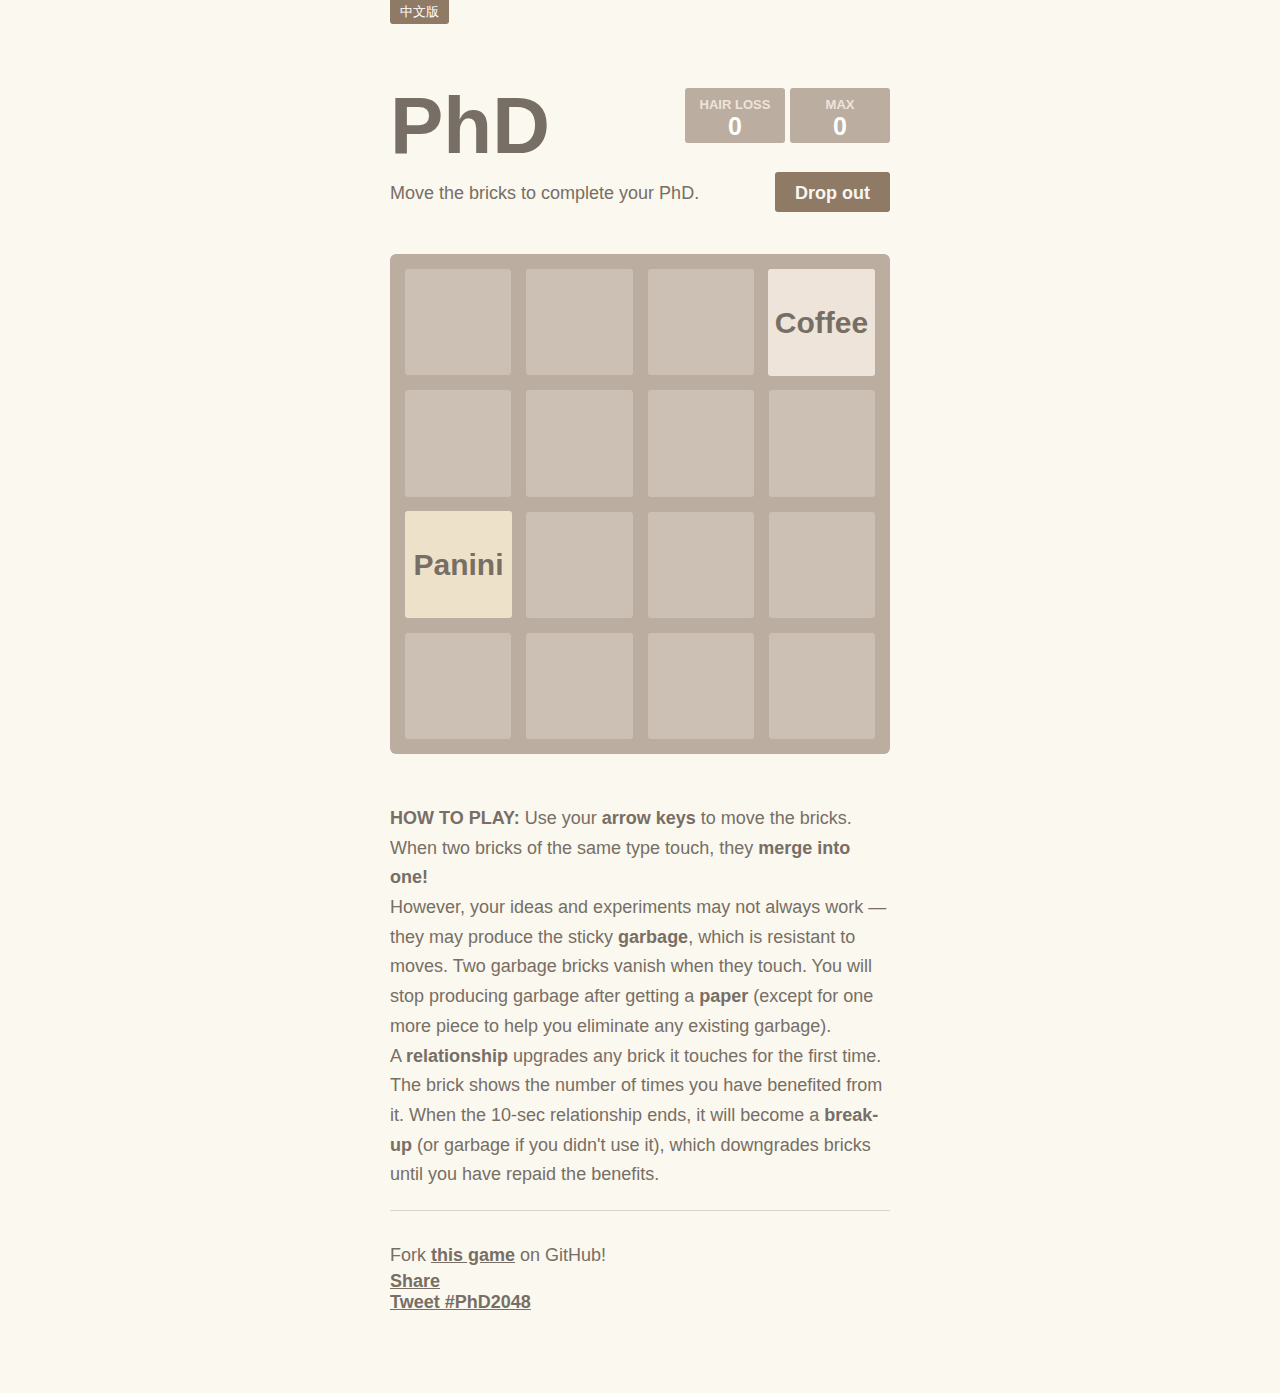
<file: meta/fb-1024.html>
<!DOCTYPE html>
<html>
<head>
  <meta charset="utf-8">
  <title>PhD is one step away!</title>
  <link rel="shortcut icon" href="../favicon.ico">
  <link rel="apple-touch-icon" href="apple-touch-icon.png">
  <link rel="apple-touch-startup-image" href="apple-touch-startup-image-640x1096.png" media="(device-width: 320px) and (device-height: 568px) and (-webkit-device-pixel-ratio: 2)">
  <link rel="apple-touch-startup-image" href="apple-touch-startup-image-640x920.png"  media="(device-width: 320px) and (device-height: 480px) and (-webkit-device-pixel-ratio: 2)">
  <meta name="apple-mobile-web-app-capable" content="yes">
  <meta name="apple-mobile-web-app-status-bar-style" content="black">
  <meta name="HandheldFriendly" content="True">
  <meta name="MobileOptimized" content="320">
  <meta name="viewport" content="width=device-width, target-densitydpi=160dpi, initial-scale=1.0, maximum-scale=1, user-scalable=no, minimal-ui">
  <meta property="og:url" content="http://ymfa.github.io/phd-2048/meta/fb-1024.html"/>
  <meta property="og:title" content="PhD is one step away!"/>
  <meta property="og:type" content="game.achievement"/>
  <meta property="og:description" content="I know I am close to getting a PhD. I have been to a viva and now I need some fun before I revise my thesis. So join me to move the bricks!"/>
  <meta property="og:image" content="http://ymfa.github.io/phd-2048/meta/r-1024-640x920.png"/>
  <meta property="og:image:secure_url" content="https://ymfa.github.io/phd-2048/meta/r-1024-640x920.png"/>
  <meta http-equiv="refresh" content="0; url=http://ymfa.github.io/phd-2048/"/>
</head>
<body>
  <div style='margin:0 auto;width:0px;height:0px;overflow:hidden;'>
    <img src="r-1024-640x920.png" width='640'>
  </div>
  <script>
    window.location = "//ymfa.github.io/phd-2048/";
  </script>
  <a href="//ymfa.github.io/phd-2048/">Redirecting...</a>
</body>
</html>
</file>
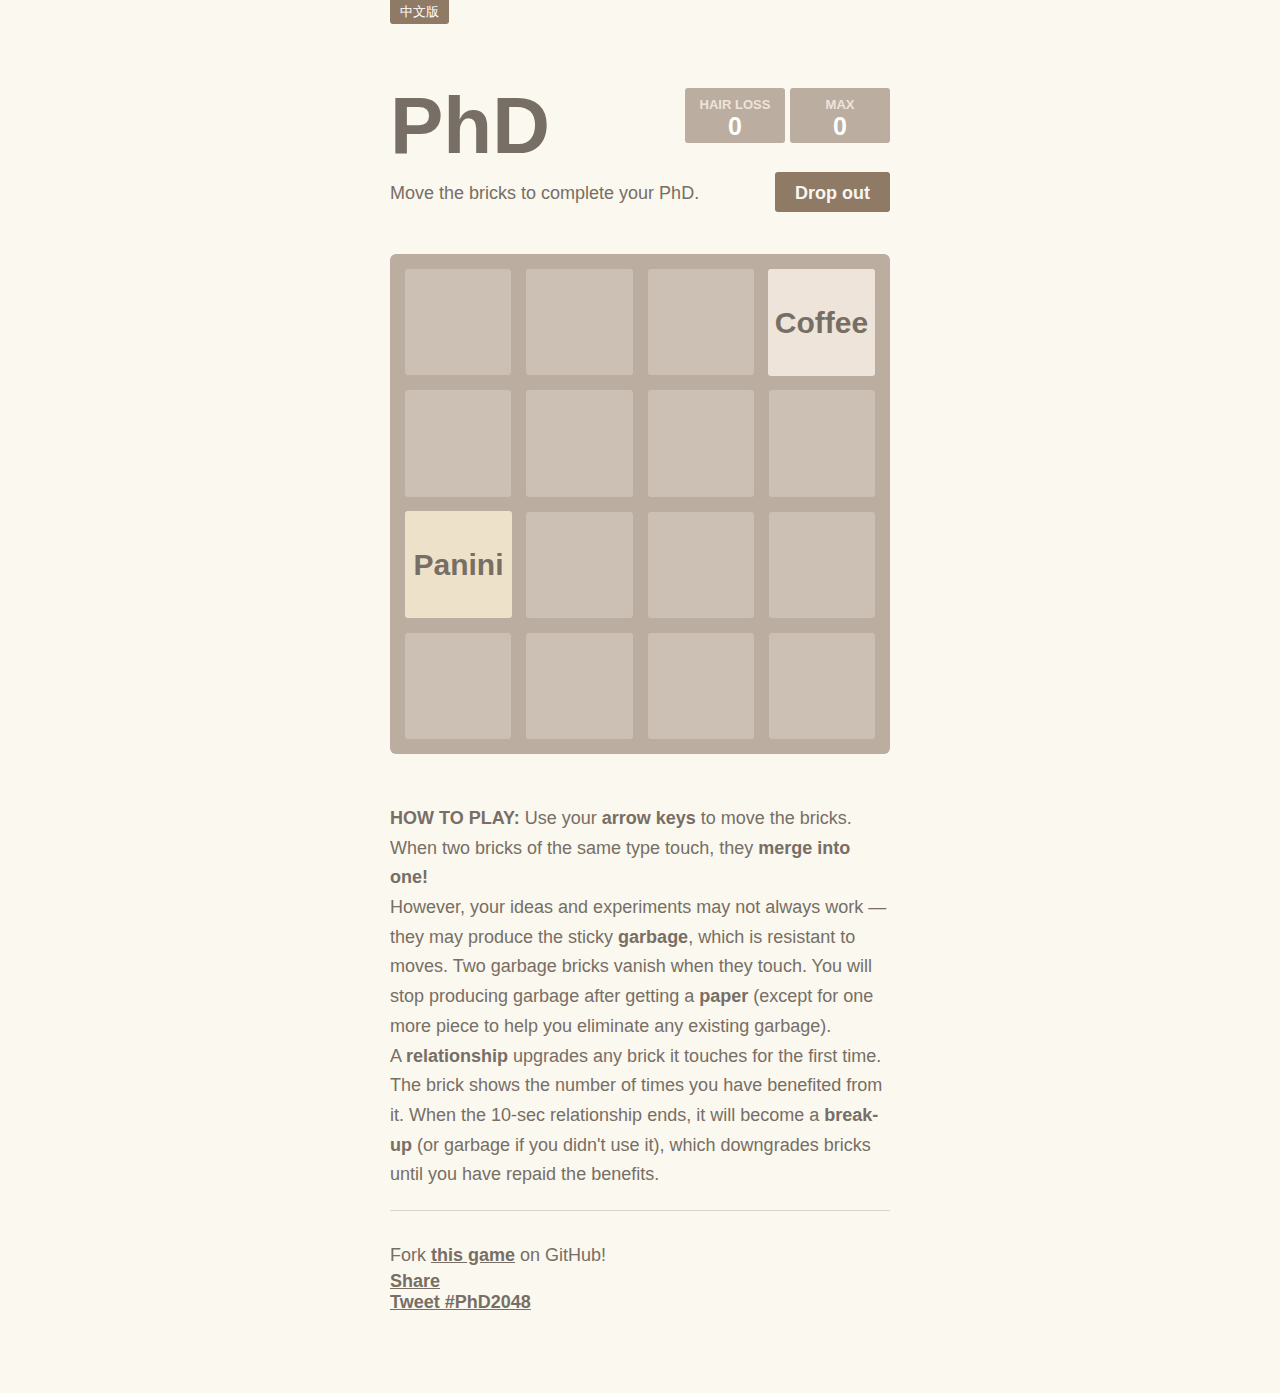
<file: meta/fb-512.html>
<!DOCTYPE html>
<html>
<head>
  <meta charset="utf-8">
  <title>Not far from getting a PhD!</title>
  <link rel="shortcut icon" href="../favicon.ico">
  <link rel="apple-touch-icon" href="apple-touch-icon.png">
  <link rel="apple-touch-startup-image" href="apple-touch-startup-image-640x1096.png" media="(device-width: 320px) and (device-height: 568px) and (-webkit-device-pixel-ratio: 2)">
  <link rel="apple-touch-startup-image" href="apple-touch-startup-image-640x920.png"  media="(device-width: 320px) and (device-height: 480px) and (-webkit-device-pixel-ratio: 2)">
  <meta name="apple-mobile-web-app-capable" content="yes">
  <meta name="apple-mobile-web-app-status-bar-style" content="black">
  <meta name="HandheldFriendly" content="True">
  <meta name="MobileOptimized" content="320">
  <meta name="viewport" content="width=device-width, target-densitydpi=160dpi, initial-scale=1.0, maximum-scale=1, user-scalable=no, minimal-ui">
  <meta property="og:url" content="http://ymfa.github.io/phd-2048/meta/fb-512.html"/>
  <meta property="og:title" content="Not far from getting a PhD!"/>
  <meta property="og:type" content="game.achievement"/>
  <meta property="og:description" content="I have publications and I have been a good tourist at a few conferences. If I grab more coffee and more paninis, I will not have to grab a CPGS in the end. BTW, did your boss ask you to move some bricks?"/>
  <meta property="og:image" content="http://ymfa.github.io/phd-2048/meta/r-512-640x920.png"/>
  <meta property="og:image:secure_url" content="https://ymfa.github.io/phd-2048/meta/r-512-640x920.png"/>
  <meta http-equiv="refresh" content="0; url=http://ymfa.github.io/phd-2048/"/>
</head>
<body>
  <div style='margin:0 auto;width:0px;height:0px;overflow:hidden;'>
    <img src="r-512-640x920.png" width='640'>
  </div>
  <script>
    window.location = "//ymfa.github.io/phd-2048/";
  </script>
  <a href="//ymfa.github.io/phd-2048/">Redirecting...</a>
</body>
</html>
</file>
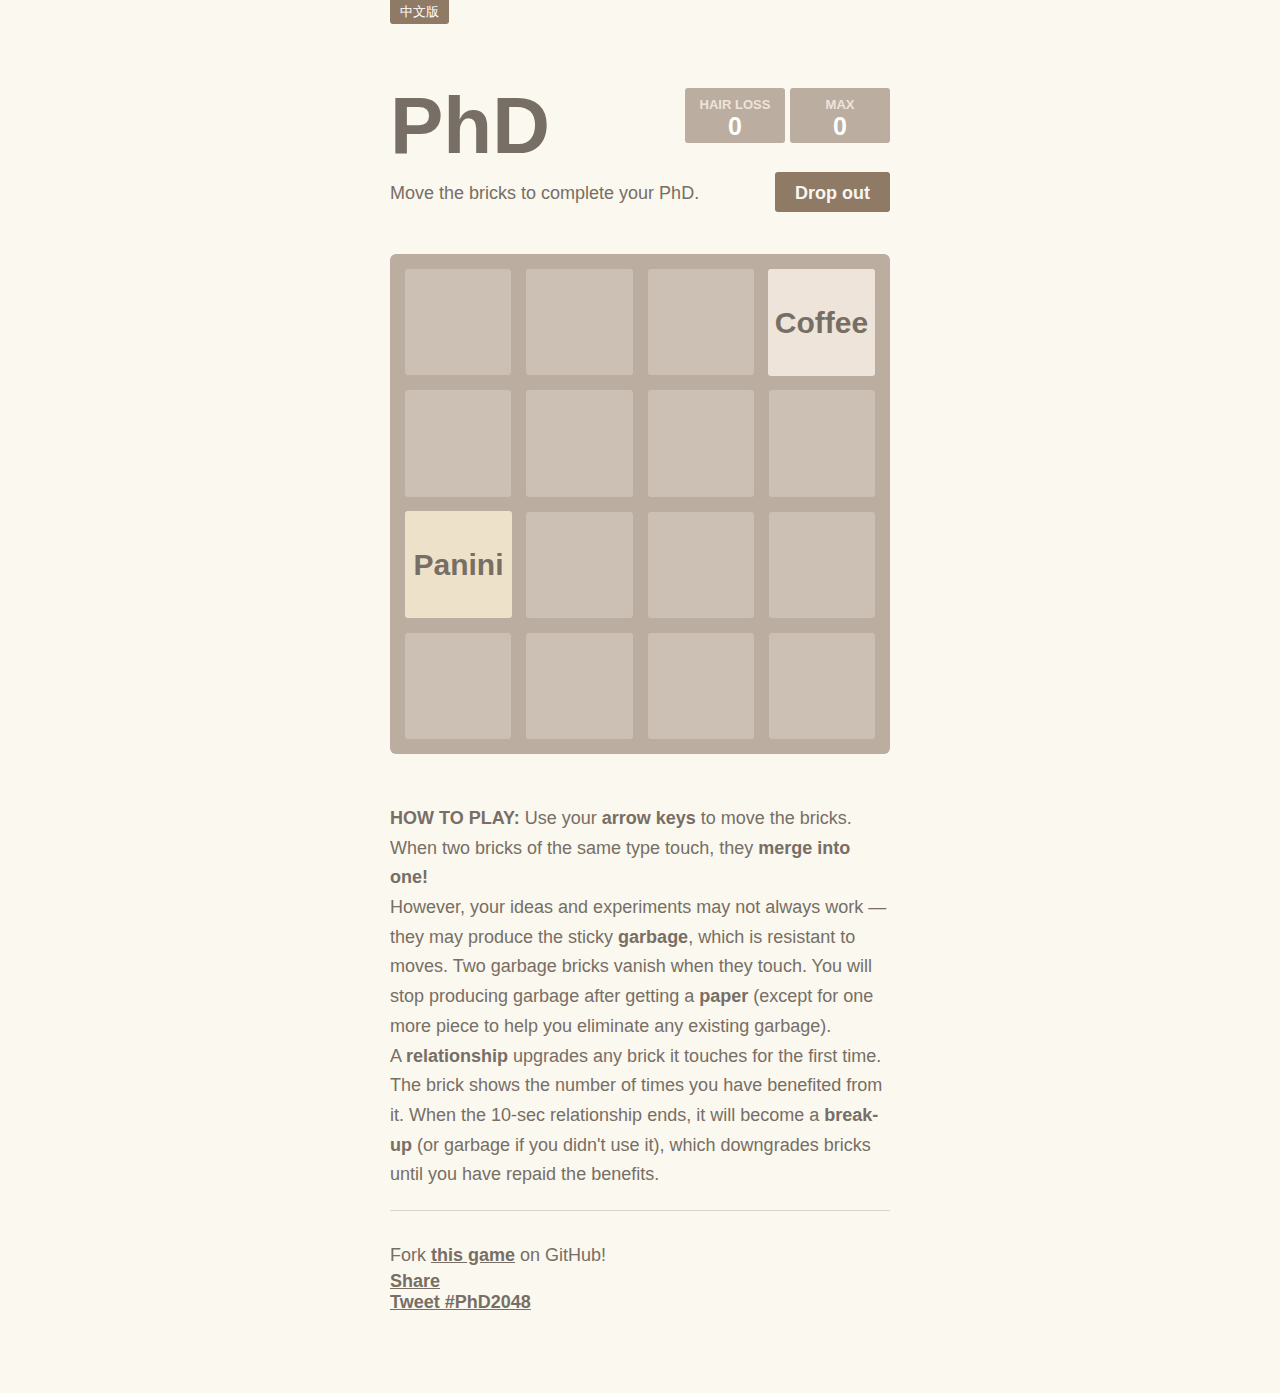
<file: meta/fb-cpgs.html>
<!DOCTYPE html>
<html>
<head>
  <meta charset="utf-8">
  <title>I got a CPGS!</title>
  <link rel="shortcut icon" href="../favicon.ico">
  <link rel="apple-touch-icon" href="apple-touch-icon.png">
  <link rel="apple-touch-startup-image" href="apple-touch-startup-image-640x1096.png" media="(device-width: 320px) and (device-height: 568px) and (-webkit-device-pixel-ratio: 2)">
  <link rel="apple-touch-startup-image" href="apple-touch-startup-image-640x920.png"  media="(device-width: 320px) and (device-height: 480px) and (-webkit-device-pixel-ratio: 2)">
  <meta name="apple-mobile-web-app-capable" content="yes">
  <meta name="apple-mobile-web-app-status-bar-style" content="black">
  <meta name="HandheldFriendly" content="True">
  <meta name="MobileOptimized" content="320">
  <meta name="viewport" content="width=device-width, target-densitydpi=160dpi, initial-scale=1.0, maximum-scale=1, user-scalable=no, minimal-ui">
  <meta property="og:url" content="http://ymfa.github.io/phd-2048/meta/fb-cpgs.html"/>
  <meta property="og:title" content="I got a CPGS!"/>
  <meta property="og:type" content="game.achievement"/>
  <meta property="og:description" content="... which means I didn't get a PhD before I become bald. Join me to move the bricks! Unlike in the original 2048, you may produce the frustrating bricks of Garbage until you publish a Paper."/>
  <meta property="og:image" content="http://ymfa.github.io/phd-2048/meta/r-cpgs-640x920.png"/>
  <meta property="og:image:secure_url" content="https://ymfa.github.io/phd-2048/meta/r-cpgs-640x920.png"/>
  <meta http-equiv="refresh" content="0; url=http://ymfa.github.io/phd-2048/"/>
</head>
<body>
  <div style='margin:0 auto;width:0px;height:0px;overflow:hidden;'>
    <img src="r-cpgs-640x920.png" width='640'>
  </div>
  <script>
    window.location = "//ymfa.github.io/phd-2048/";
  </script>
  <a href="//ymfa.github.io/phd-2048/">Redirecting...</a>
</body>
</html>
</file>
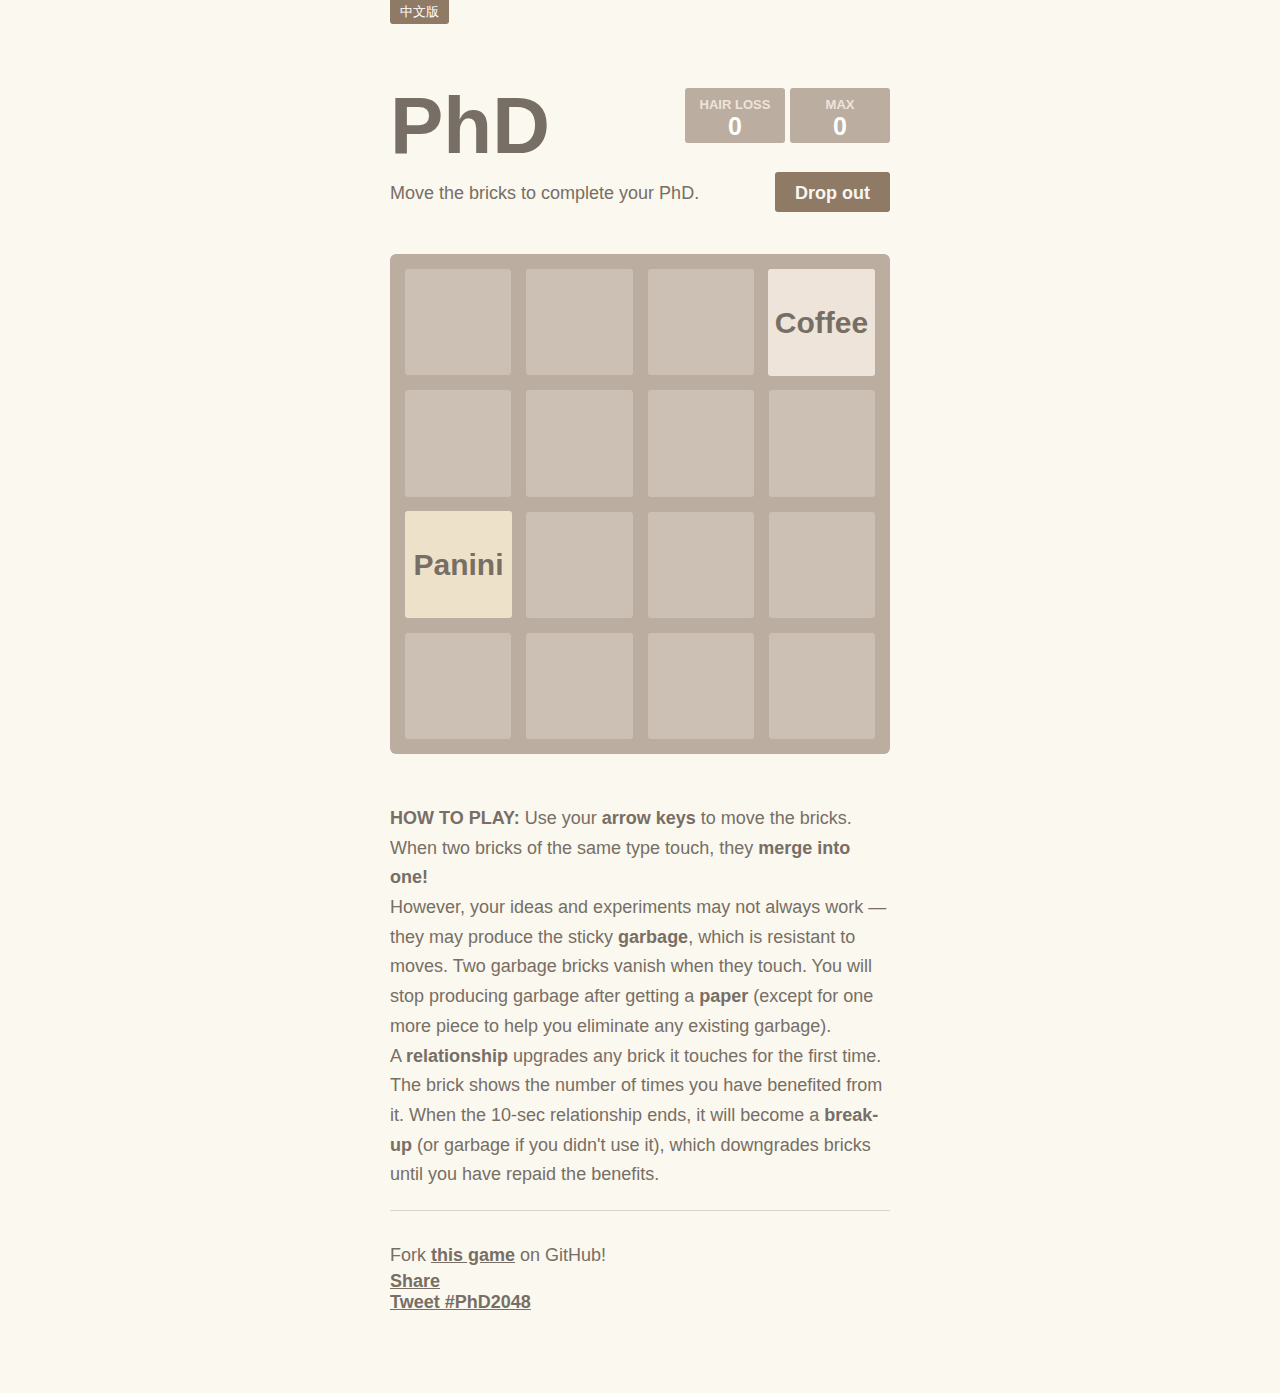
<file: meta/fb-phd.html>
<!DOCTYPE html>
<html>
<head>
  <meta charset="utf-8">
  <title>I got a PhD!</title>
  <link rel="shortcut icon" href="../favicon.ico">
  <link rel="apple-touch-icon" href="apple-touch-icon.png">
  <link rel="apple-touch-startup-image" href="apple-touch-startup-image-640x1096.png" media="(device-width: 320px) and (device-height: 568px) and (-webkit-device-pixel-ratio: 2)">
  <link rel="apple-touch-startup-image" href="apple-touch-startup-image-640x920.png"  media="(device-width: 320px) and (device-height: 480px) and (-webkit-device-pixel-ratio: 2)">
  <meta name="apple-mobile-web-app-capable" content="yes">
  <meta name="apple-mobile-web-app-status-bar-style" content="black">
  <meta name="HandheldFriendly" content="True">
  <meta name="MobileOptimized" content="320">
  <meta name="viewport" content="width=device-width, target-densitydpi=160dpi, initial-scale=1.0, maximum-scale=1, user-scalable=no, minimal-ui">
  <meta property="og:url" content="http://ymfa.github.io/phd-2048/meta/fb-phd.html"/>
  <meta property="og:title" content="I got a PhD!"/>
  <meta property="og:type" content="game.achievement"/>
  <meta property="og:description" content="This is really an extraodinary achievement. Join this game to see if you can earn a PhD out of Coffee and Panini! Unlike in the original 2048, you may produce the frustrating bricks of Garbage until you publish a Paper."/>
  <meta property="og:image" content="http://ymfa.github.io/phd-2048/meta/r-phd-640x920.png"/>
  <meta property="og:image:secure_url" content="https://ymfa.github.io/phd-2048/meta/r-phd-640x920.png"/>
  <meta http-equiv="refresh" content="0; url=http://ymfa.github.io/phd-2048/"/>
</head>
<body>
  <div style='margin:0 auto;width:0px;height:0px;overflow:hidden;'>
    <img src="r-phd-640x920.png" width='640'>
  </div>
  <script>
    window.location = "//ymfa.github.io/phd-2048/";
  </script>
  <a href="//ymfa.github.io/phd-2048/">Redirecting...</a>
</body>
</html>
</file>
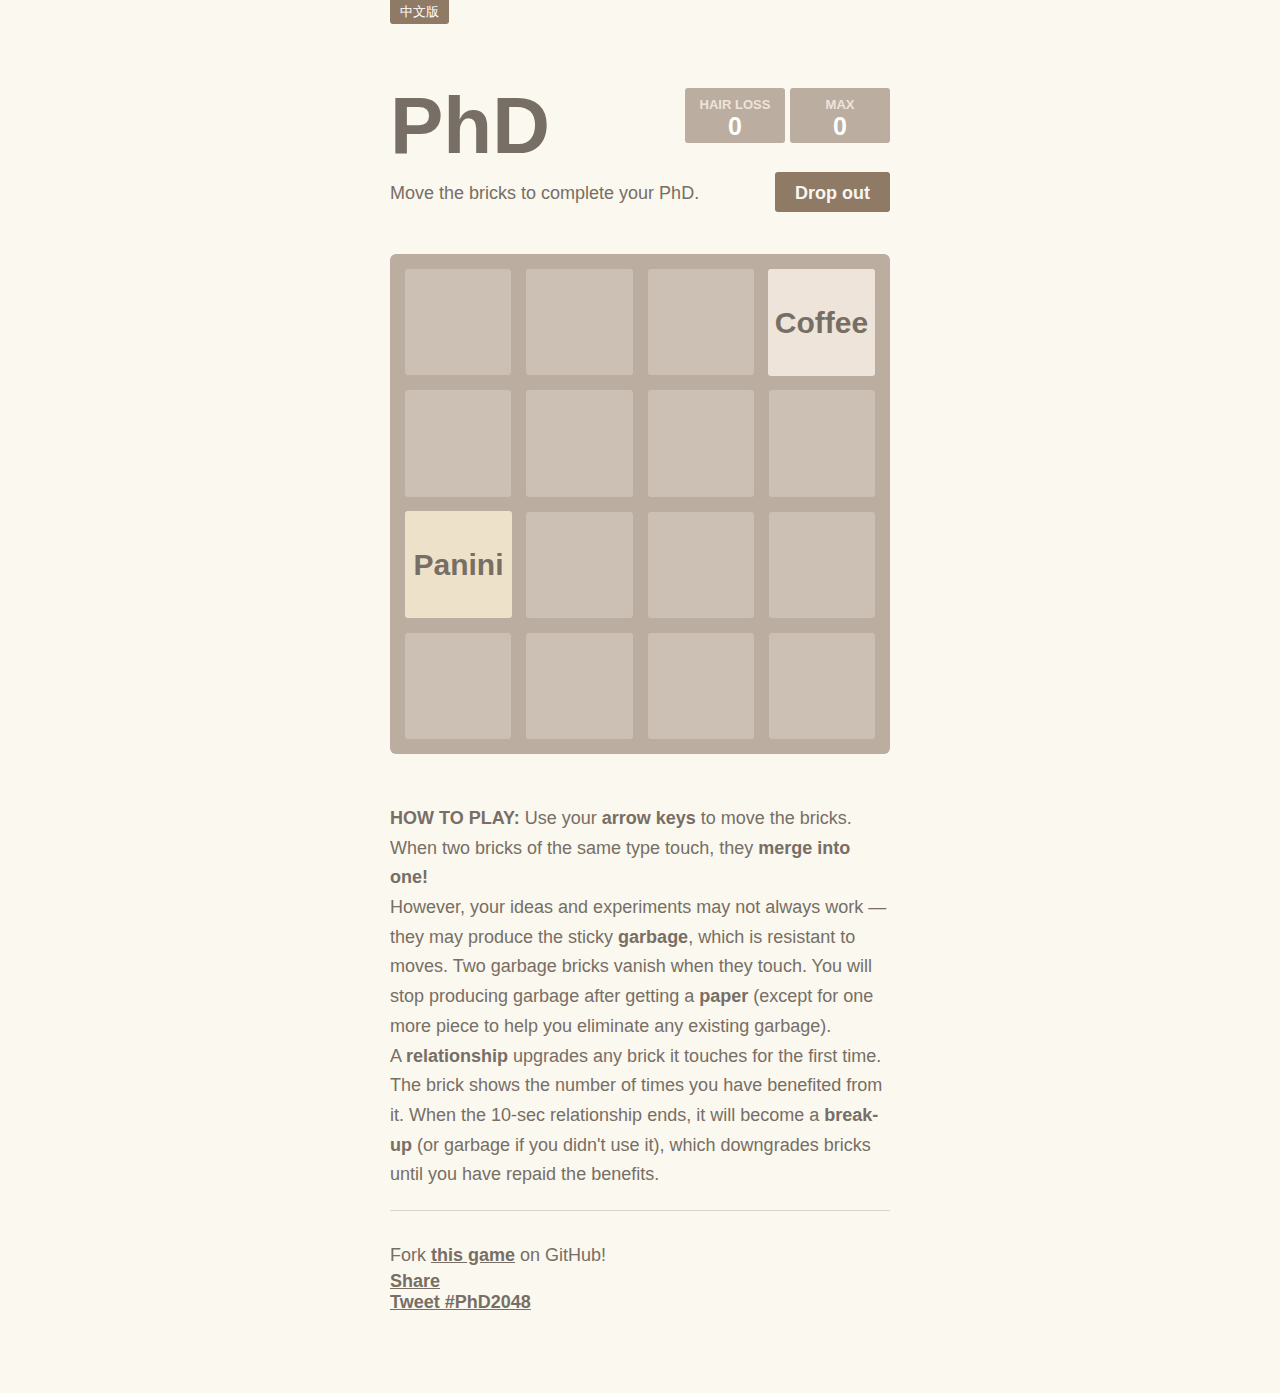
<file: meta/wx-1024.html>
<!DOCTYPE html>
<html>
<head>
  <meta charset="utf-8">
  <title>PhD 都熬到答辩了，没想到还是跪了 😂</title>
  <link rel="shortcut icon" href="../favicon.ico">
  <link rel="apple-touch-icon" href="apple-touch-icon.png">
  <link rel="apple-touch-startup-image" href="apple-touch-startup-image-640x1096.png" media="(device-width: 320px) and (device-height: 568px) and (-webkit-device-pixel-ratio: 2)">
  <link rel="apple-touch-startup-image" href="apple-touch-startup-image-640x920.png"  media="(device-width: 320px) and (device-height: 480px) and (-webkit-device-pixel-ratio: 2)">
  <meta name="apple-mobile-web-app-capable" content="yes">
  <meta name="apple-mobile-web-app-status-bar-style" content="black">
  <meta name="HandheldFriendly" content="True">
  <meta name="MobileOptimized" content="320">
  <meta name="viewport" content="width=device-width, target-densitydpi=160dpi, initial-scale=1.0, maximum-scale=1, user-scalable=no, minimal-ui">
</head>
<body>
  <p id="instruction" style="display:none;font-size:large">
  要把你的游戏结果分享到朋友圈，请现在使用右上角微信的功能菜单。<br><br>完成后，点按<a href="//ymfa.github.io/phd-2048/" style="font-weight:bold">这儿</a>继续游戏。<br><br><br>
  You can now share your results using the menu provided by WeChat (located in the upper right corner).<br><br>When you are done, press <a href="//ymfa.github.io/phd-2048/" style="font-weight:bold">here</a> to continue playing.
  </p>
  <p id="redirect"><a href="//ymfa.github.io/phd-2048/">Redirecting...</a></p>
  <script>
    if(sessionStorage.getItem('open-share') != 'yes') {
      window.location = "//ymfa.github.io/phd-2048/";
    }
    else {
      document.getElementById('instruction').style.display = "";
      document.getElementById('redirect').style.display = "none";
      sessionStorage.removeItem('open-share');
    }
  </script>
  <div style='margin:0 auto;width:0px;height:0px;overflow:hidden;'>
    <img src="r-1024-640x920.png" width='640'>
  </div>
</body>
</html>
</file>
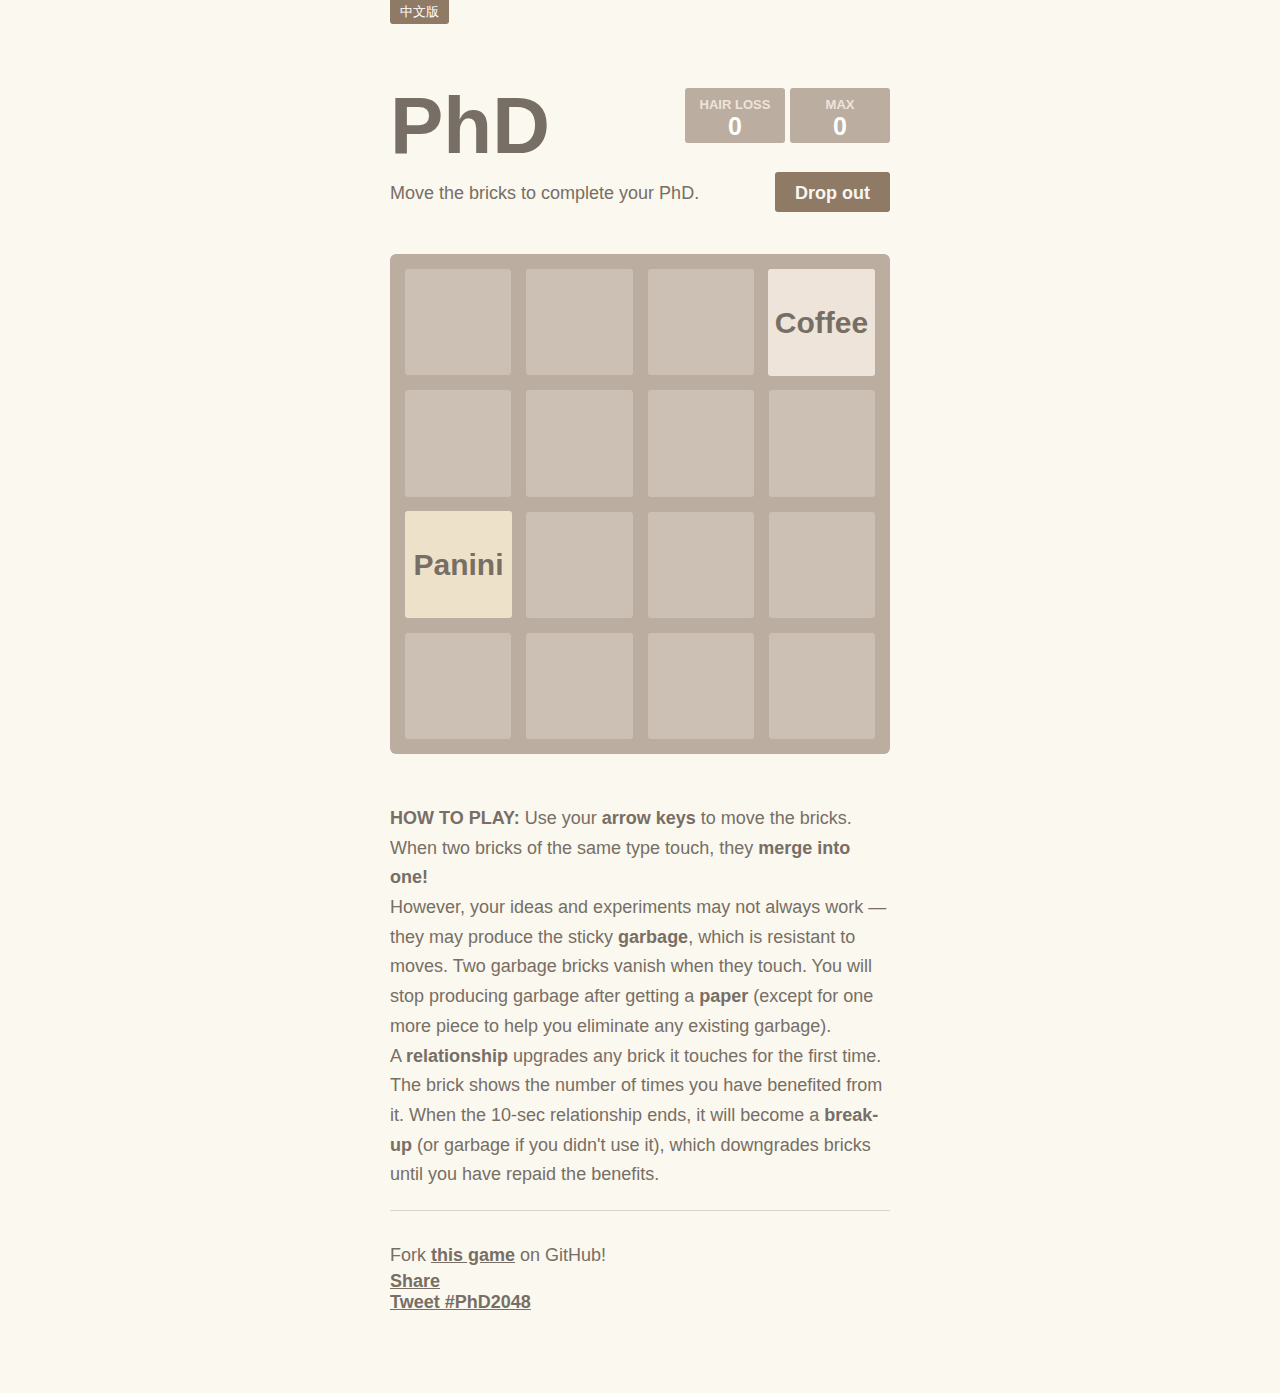
<file: meta/wx-128.html>
<!DOCTYPE html>
<html>
<head>
  <meta charset="utf-8">
  <title>好不容易做出了实验，结果连 paper 都不发出 😂</title>
  <link rel="shortcut icon" href="../favicon.ico">
  <link rel="apple-touch-icon" href="apple-touch-icon.png">
  <link rel="apple-touch-startup-image" href="apple-touch-startup-image-640x1096.png" media="(device-width: 320px) and (device-height: 568px) and (-webkit-device-pixel-ratio: 2)">
  <link rel="apple-touch-startup-image" href="apple-touch-startup-image-640x920.png"  media="(device-width: 320px) and (device-height: 480px) and (-webkit-device-pixel-ratio: 2)">
  <meta name="apple-mobile-web-app-capable" content="yes">
  <meta name="apple-mobile-web-app-status-bar-style" content="black">
  <meta name="HandheldFriendly" content="True">
  <meta name="MobileOptimized" content="320">
  <meta name="viewport" content="width=device-width, target-densitydpi=160dpi, initial-scale=1.0, maximum-scale=1, user-scalable=no, minimal-ui">
</head>
<body>
  <p id="instruction" style="display:none;font-size:large">
  要把你的游戏结果分享到朋友圈，请现在使用右上角微信的功能菜单。<br><br>完成后，点按<a href="//ymfa.github.io/phd-2048/" style="font-weight:bold">这儿</a>继续游戏。<br><br><br>
  You can now share your results using the menu provided by WeChat (located in the upper right corner).<br><br>When you are done, press <a href="//ymfa.github.io/phd-2048/" style="font-weight:bold">here</a> to continue playing.
  </p>
  <p id="redirect"><a href="//ymfa.github.io/phd-2048/">Redirecting...</a></p>
  <script>
    if(sessionStorage.getItem('open-share') != 'yes') {
      window.location = "//ymfa.github.io/phd-2048/";
    }
    else {
      document.getElementById('instruction').style.display = "";
      document.getElementById('redirect').style.display = "none";
      sessionStorage.removeItem('open-share');
    }
  </script>
  <div style='margin:0 auto;width:0px;height:0px;overflow:hidden;'>
    <img src="r-cpgs-640x920.png" width='640'>
  </div>
</body>
</html>
</file>
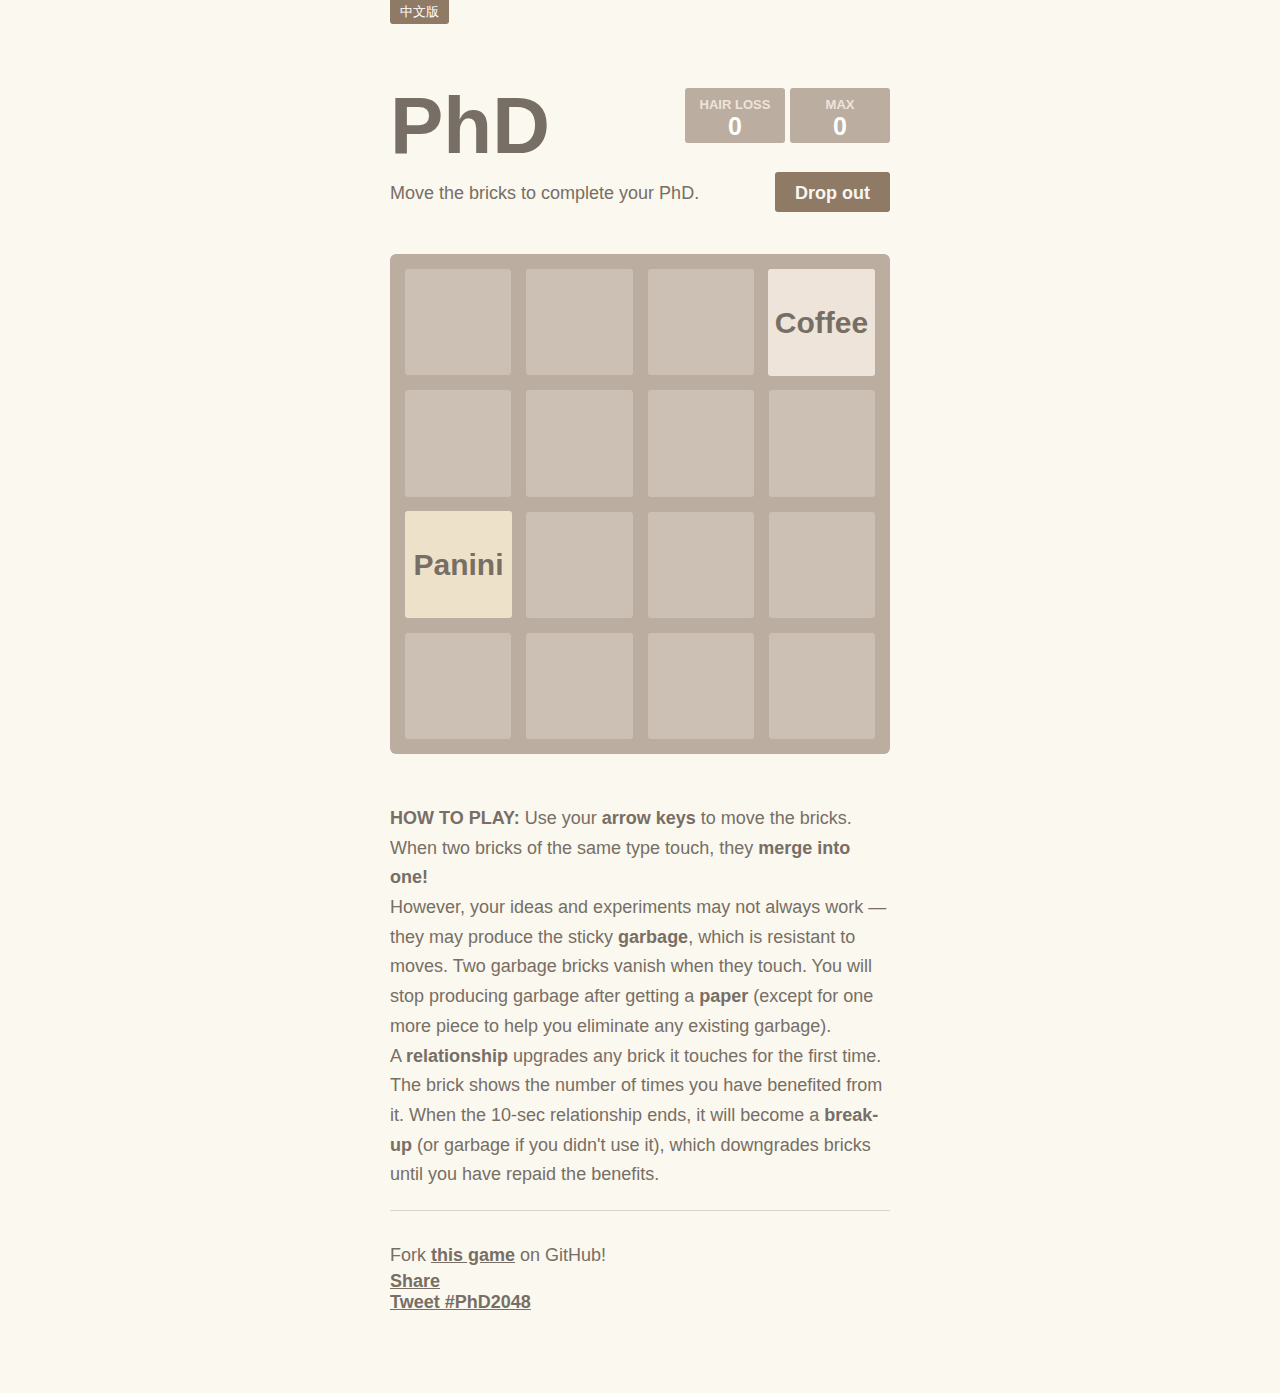
<file: meta/wx-256.html>
<!DOCTYPE html>
<html>
<head>
  <meta charset="utf-8">
  <title>谁说有 paper 就能毕业的 😂</title>
  <link rel="shortcut icon" href="../favicon.ico">
  <link rel="apple-touch-icon" href="apple-touch-icon.png">
  <link rel="apple-touch-startup-image" href="apple-touch-startup-image-640x1096.png" media="(device-width: 320px) and (device-height: 568px) and (-webkit-device-pixel-ratio: 2)">
  <link rel="apple-touch-startup-image" href="apple-touch-startup-image-640x920.png"  media="(device-width: 320px) and (device-height: 480px) and (-webkit-device-pixel-ratio: 2)">
  <meta name="apple-mobile-web-app-capable" content="yes">
  <meta name="apple-mobile-web-app-status-bar-style" content="black">
  <meta name="HandheldFriendly" content="True">
  <meta name="MobileOptimized" content="320">
  <meta name="viewport" content="width=device-width, target-densitydpi=160dpi, initial-scale=1.0, maximum-scale=1, user-scalable=no, minimal-ui">
</head>
<body>
  <p id="instruction" style="display:none;font-size:large">
  要把你的游戏结果分享到朋友圈，请现在使用右上角微信的功能菜单。<br><br>完成后，点按<a href="//ymfa.github.io/phd-2048/" style="font-weight:bold">这儿</a>继续游戏。<br><br><br>
  You can now share your results using the menu provided by WeChat (located in the upper right corner).<br><br>When you are done, press <a href="//ymfa.github.io/phd-2048/" style="font-weight:bold">here</a> to continue playing.
  </p>
  <p id="redirect"><a href="//ymfa.github.io/phd-2048/">Redirecting...</a></p>
  <script>
    if(sessionStorage.getItem('open-share') != 'yes') {
      window.location = "//ymfa.github.io/phd-2048/";
    }
    else {
      document.getElementById('instruction').style.display = "";
      document.getElementById('redirect').style.display = "none";
      sessionStorage.removeItem('open-share');
    }
  </script>
  <div style='margin:0 auto;width:0px;height:0px;overflow:hidden;'>
    <img src="r-cpgs-640x920.png" width='640'>
  </div>
</body>
</html>
</file>
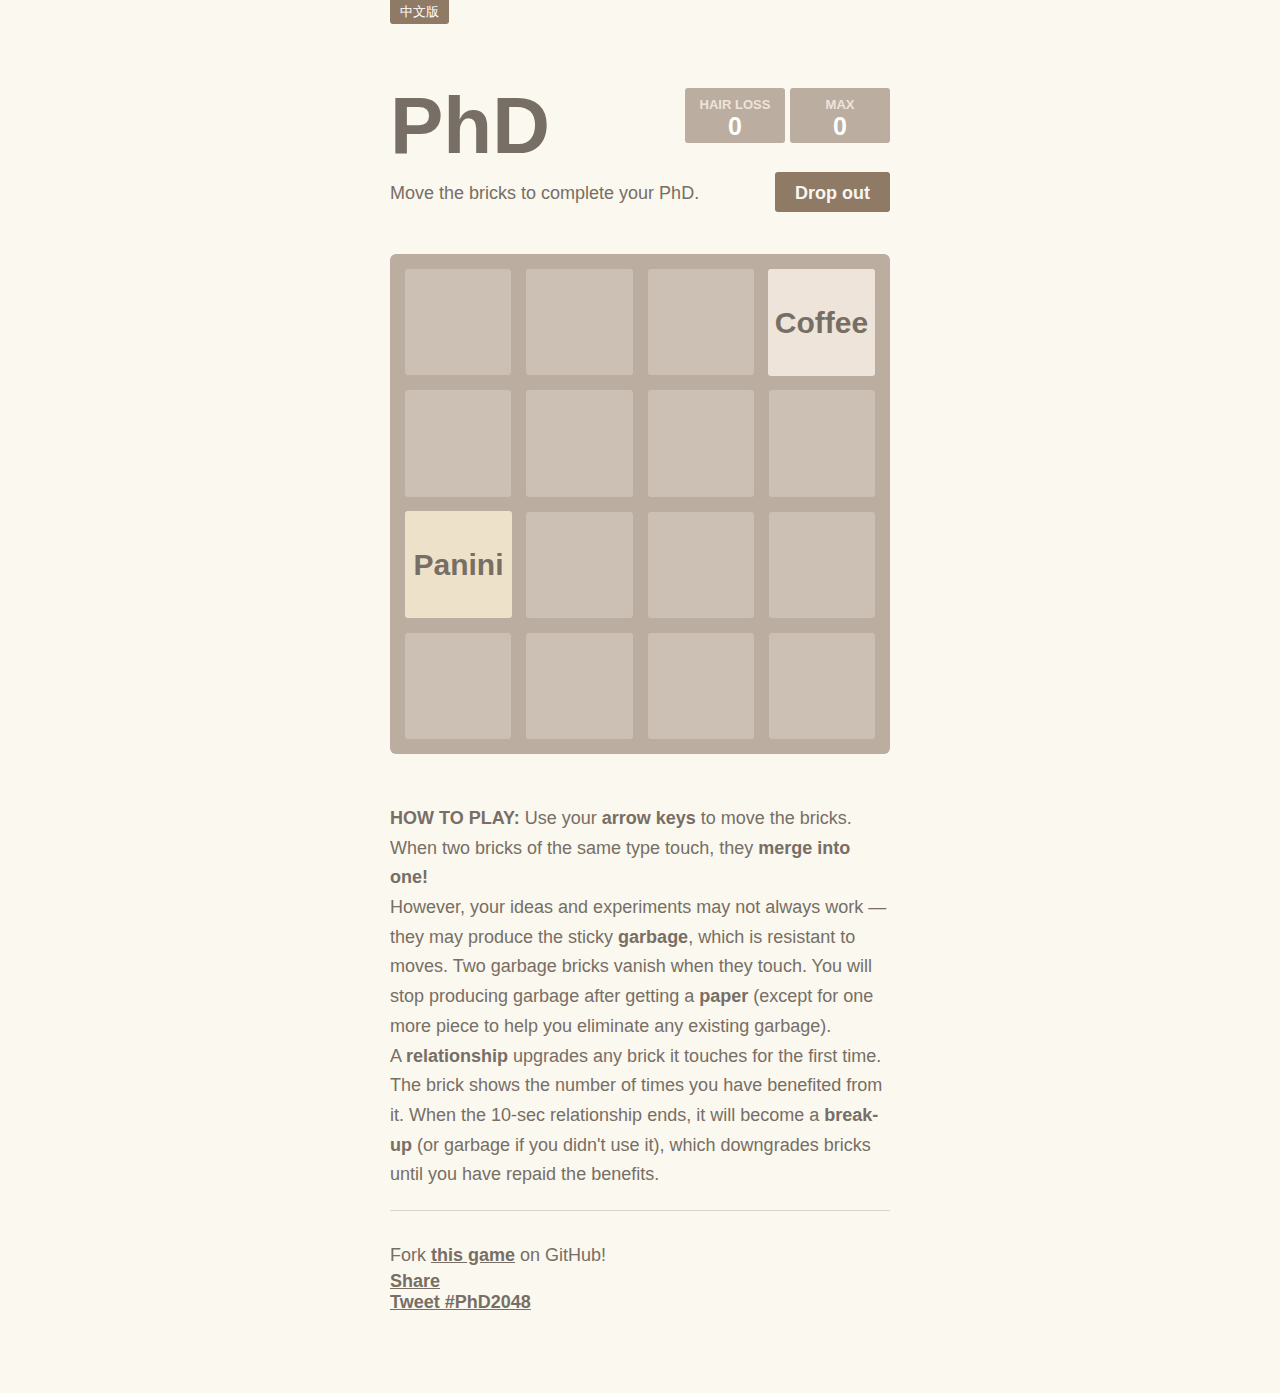
<file: meta/wx-512.html>
<!DOCTYPE html>
<html>
<head>
  <meta charset="utf-8">
  <title>醉翁之意不在 PhD，只求学术会议深度游 😂</title>
  <link rel="shortcut icon" href="../favicon.ico">
  <link rel="apple-touch-icon" href="apple-touch-icon.png">
  <link rel="apple-touch-startup-image" href="apple-touch-startup-image-640x1096.png" media="(device-width: 320px) and (device-height: 568px) and (-webkit-device-pixel-ratio: 2)">
  <link rel="apple-touch-startup-image" href="apple-touch-startup-image-640x920.png"  media="(device-width: 320px) and (device-height: 480px) and (-webkit-device-pixel-ratio: 2)">
  <meta name="apple-mobile-web-app-capable" content="yes">
  <meta name="apple-mobile-web-app-status-bar-style" content="black">
  <meta name="HandheldFriendly" content="True">
  <meta name="MobileOptimized" content="320">
  <meta name="viewport" content="width=device-width, target-densitydpi=160dpi, initial-scale=1.0, maximum-scale=1, user-scalable=no, minimal-ui">
</head>
<body>
  <p id="instruction" style="display:none;font-size:large">
  要把你的游戏结果分享到朋友圈，请现在使用右上角微信的功能菜单。<br><br>完成后，点按<a href="//ymfa.github.io/phd-2048/" style="font-weight:bold">这儿</a>继续游戏。<br><br><br>
  You can now share your results using the menu provided by WeChat (located in the upper right corner).<br><br>When you are done, press <a href="//ymfa.github.io/phd-2048/" style="font-weight:bold">here</a> to continue playing.
  </p>
  <p id="redirect"><a href="//ymfa.github.io/phd-2048/">Redirecting...</a></p>
  <script>
    if(sessionStorage.getItem('open-share') != 'yes') {
      window.location = "//ymfa.github.io/phd-2048/";
    }
    else {
      document.getElementById('instruction').style.display = "";
      document.getElementById('redirect').style.display = "none";
      sessionStorage.removeItem('open-share');
    }
  </script>
  <div style='margin:0 auto;width:0px;height:0px;overflow:hidden;'>
    <img src="r-512-640x920.png" width='640'>
  </div>
</body>
</html>
</file>
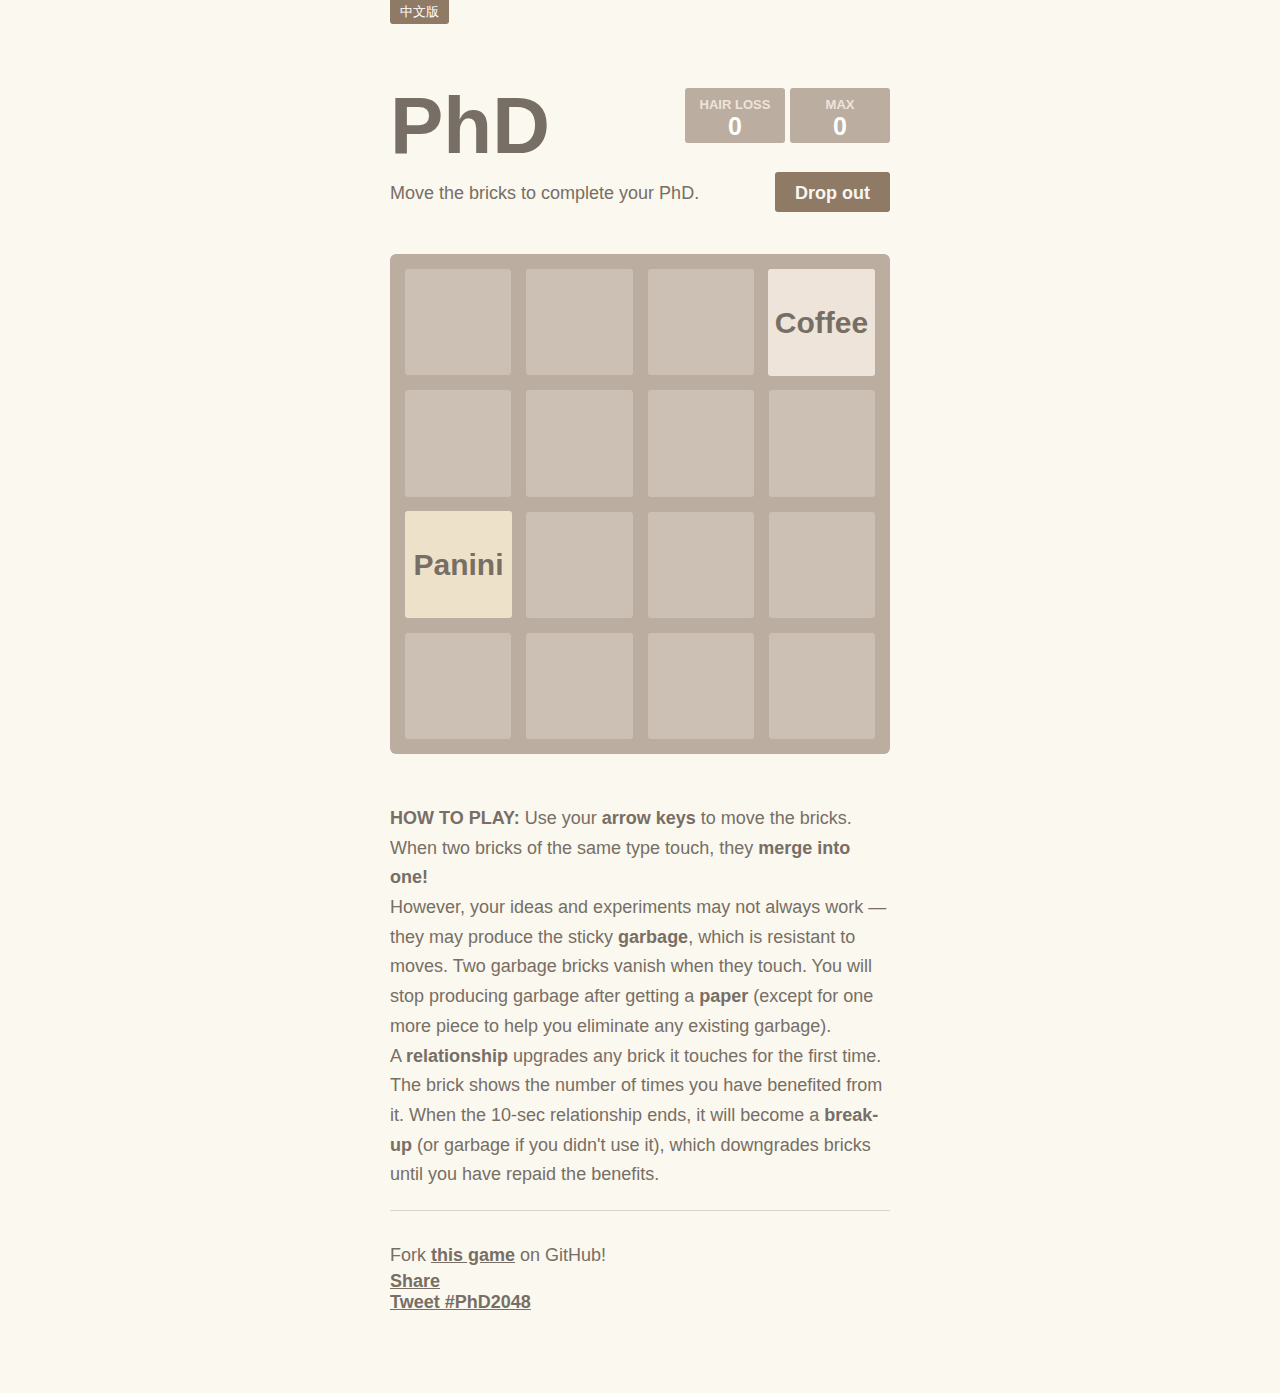
<file: meta/wx-cpgs.html>
<!DOCTYPE html>
<html>
<head>
  <meta charset="utf-8">
  <title>一言不合就退学 😂</title>
  <link rel="shortcut icon" href="../favicon.ico">
  <link rel="apple-touch-icon" href="apple-touch-icon.png">
  <link rel="apple-touch-startup-image" href="apple-touch-startup-image-640x1096.png" media="(device-width: 320px) and (device-height: 568px) and (-webkit-device-pixel-ratio: 2)">
  <link rel="apple-touch-startup-image" href="apple-touch-startup-image-640x920.png"  media="(device-width: 320px) and (device-height: 480px) and (-webkit-device-pixel-ratio: 2)">
  <meta name="apple-mobile-web-app-capable" content="yes">
  <meta name="apple-mobile-web-app-status-bar-style" content="black">
  <meta name="HandheldFriendly" content="True">
  <meta name="MobileOptimized" content="320">
  <meta name="viewport" content="width=device-width, target-densitydpi=160dpi, initial-scale=1.0, maximum-scale=1, user-scalable=no, minimal-ui">
</head>
<body>
  <p id="instruction" style="display:none;font-size:large">
  要把你的游戏结果分享到朋友圈，请现在使用右上角微信的功能菜单。<br><br>完成后，点按<a href="//ymfa.github.io/phd-2048/" style="font-weight:bold">这儿</a>继续游戏。<br><br><br>
  You can now share your results using the menu provided by WeChat (located in the upper right corner).<br><br>When you are done, press <a href="//ymfa.github.io/phd-2048/" style="font-weight:bold">here</a> to continue playing.
  </p>
  <p id="redirect"><a href="//ymfa.github.io/phd-2048/">Redirecting...</a></p>
  <script>
    if(sessionStorage.getItem('open-share') != 'yes') {
      window.location = "//ymfa.github.io/phd-2048/";
    }
    else {
      document.getElementById('instruction').style.display = "";
      document.getElementById('redirect').style.display = "none";
      sessionStorage.removeItem('open-share');
    }
  </script>
  <div style='margin:0 auto;width:0px;height:0px;overflow:hidden;'>
    <img src="r-cpgs-640x920.png" width='640'>
  </div>
</body>
</html>
</file>
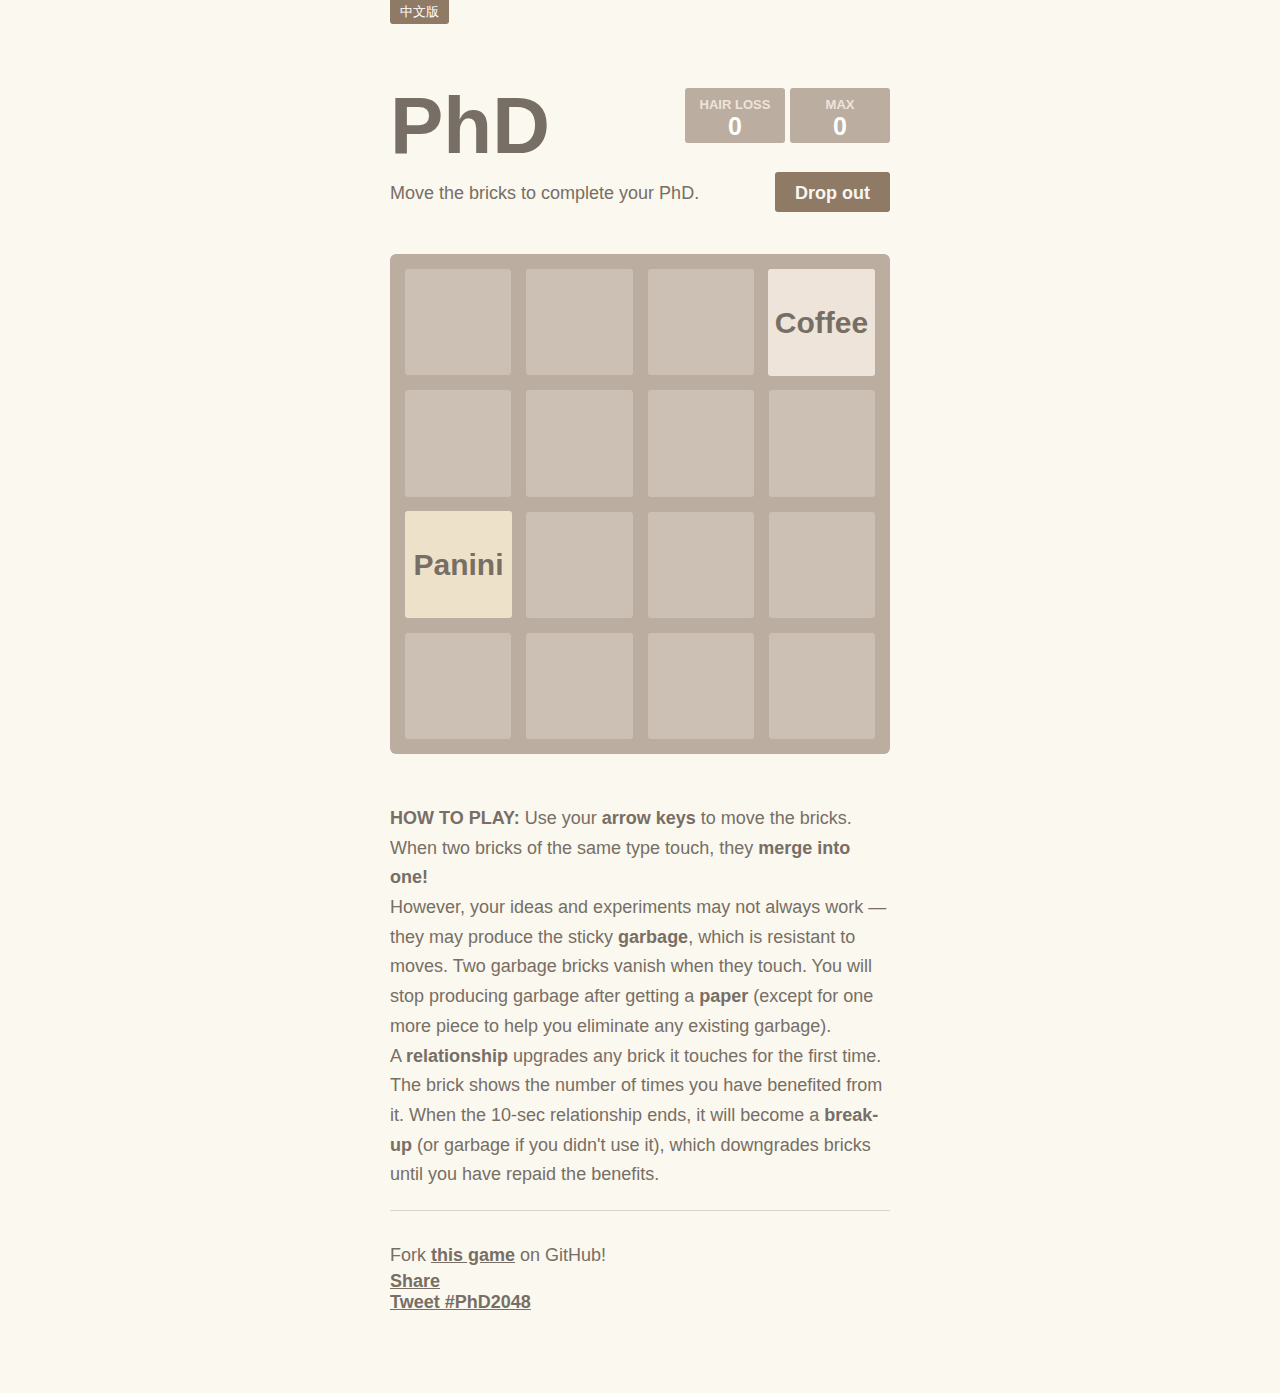
<file: meta/wx-phd.html>
<!DOCTYPE html>
<html>
<head>
  <meta charset="utf-8">
  <title>我终于用咖啡和 Panini 堆出了一个 PhD 😂</title>
  <link rel="shortcut icon" href="../favicon.ico">
  <link rel="apple-touch-icon" href="apple-touch-icon.png">
  <link rel="apple-touch-startup-image" href="apple-touch-startup-image-640x1096.png" media="(device-width: 320px) and (device-height: 568px) and (-webkit-device-pixel-ratio: 2)">
  <link rel="apple-touch-startup-image" href="apple-touch-startup-image-640x920.png"  media="(device-width: 320px) and (device-height: 480px) and (-webkit-device-pixel-ratio: 2)">
  <meta name="apple-mobile-web-app-capable" content="yes">
  <meta name="apple-mobile-web-app-status-bar-style" content="black">
  <meta name="HandheldFriendly" content="True">
  <meta name="MobileOptimized" content="320">
  <meta name="viewport" content="width=device-width, target-densitydpi=160dpi, initial-scale=1.0, maximum-scale=1, user-scalable=no, minimal-ui">
</head>
<body>
  <p id="instruction" style="display:none;font-size:large">
  要把你的喜讯发布到朋友圈，请现在使用右上角微信的功能菜单。<br><br>完成后，点按<a href="//ymfa.github.io/phd-2048/" style="font-weight:bold">这儿</a>继续游戏。<br><br><br>
  You can now share your winning results using the menu provided by WeChat (located in the upper right corner).<br><br>When you are done, press <a href="//ymfa.github.io/phd-2048/" style="font-weight:bold">here</a> to continue playing.
  </p>
  <p id="redirect"><a href="//ymfa.github.io/phd-2048/">Redirecting...</a></p>
  <script>
    if(window.localStorage.getItem('open-share') != 'yes') {
      window.location = "//ymfa.github.io/phd-2048/";
    }
    else {
      document.getElementById('instruction').style.display = "";
      document.getElementById('redirect').style.display = "none";
      window.localStorage.removeItem('open-share');
    }
  </script>
  <div style='margin:0 auto;width:0px;height:0px;overflow:hidden;'>
    <img src="r-phd-640x920.png" width='640'>
  </div>
</body>
</html>
</file>
